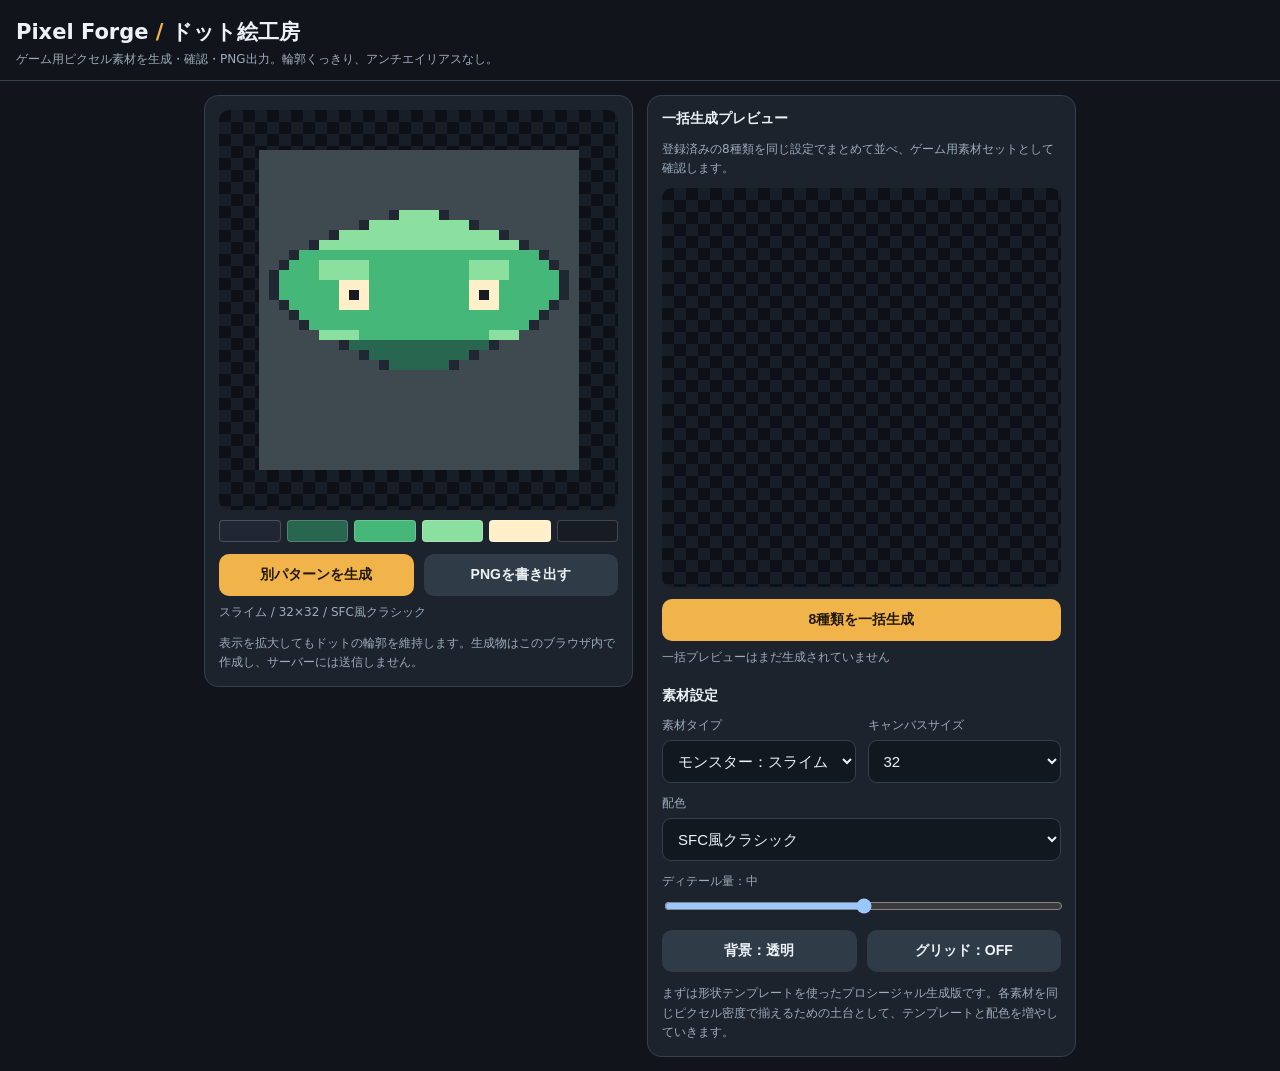
<file: index.html>
<!DOCTYPE html>
<html lang="ja">
<head>
<meta charset="UTF-8">
<meta name="viewport" content="width=device-width,initial-scale=1,maximum-scale=1,user-scalable=no">
<title>Pixel Forge — ドット絵工房</title>
<style>
:root{color-scheme:dark;--bg:#11151b;--panel:#1c232c;--line:#34404d;--text:#edf2f7;--muted:#9eacbb;--accent:#f0b44b}
*{box-sizing:border-box}body{margin:0;background:var(--bg);color:var(--text);font-family:system-ui,-apple-system,sans-serif}header{padding:18px 16px 12px;border-bottom:1px solid var(--line)}h1{font-size:21px;margin:0 0 5px}header p{margin:0;color:var(--muted);font-size:12px}.wrap{max-width:900px;margin:auto;padding:14px;display:grid;gap:14px}.panel{background:var(--panel);border:1px solid var(--line);border-radius:14px;padding:14px}.preview{display:grid;place-items:center;min-height:260px;background-color:#0d1117;background-image:linear-gradient(45deg,#171e27 25%,transparent 25%),linear-gradient(-45deg,#171e27 25%,transparent 25%),linear-gradient(45deg,transparent 75%,#171e27 75%),linear-gradient(-45deg,transparent 75%,#171e27 75%);background-size:24px 24px;background-position:0 0,0 12px,12px -12px,-12px 0;border-radius:10px;overflow:hidden}canvas{width:min(100%,320px);height:auto;image-rendering:pixelated;image-rendering:crisp-edges;max-height:50vh;object-fit:contain}.controls{display:grid;grid-template-columns:1fr 1fr;gap:12px}label{font-size:12px;color:var(--muted);display:block;margin-bottom:6px}select,input[type=range]{width:100%}select{background:#111820;color:var(--text);border:1px solid var(--line);padding:11px;border-radius:9px;font-size:15px}button{border:0;border-radius:10px;padding:12px 10px;font-weight:700;font-size:14px;cursor:pointer;background:#303b48;color:var(--text)}button.primary{background:var(--accent);color:#211707}.actions{display:grid;grid-template-columns:1fr 1fr;gap:10px;margin-top:12px}.full{grid-column:1/-1}.hint{font-size:12px;color:var(--muted);line-height:1.6;margin:12px 0 0}.palette{display:flex;gap:6px;margin-top:10px}.swatch{height:22px;flex:1;border-radius:4px;border:1px solid #ffffff30}.status{font-size:12px;color:var(--muted);margin-top:8px;min-height:18px}.section-title{font-size:14px;font-weight:700;margin:0 0 12px}.tiny{font-size:11px;color:var(--muted)}@media(min-width:700px){.wrap{grid-template-columns:1fr 1fr;align-items:start}.preview-panel{position:sticky;top:12px}.preview{min-height:400px}}
</style>
</head>
<body>
<header><h1>Pixel Forge <span style="color:var(--accent)">/</span> ドット絵工房</h1><p>ゲーム用ピクセル素材を生成・確認・PNG出力。輪郭くっきり、アンチエイリアスなし。</p></header>
<main class="wrap">
<section class="panel preview-panel">
<div class="preview"><canvas id="art" width="32" height="32" aria-label="生成したドット絵"></canvas></div>
<div class="palette" id="palette"></div>
<div class="actions"><button class="primary" id="generate">別パターンを生成</button><button id="download">PNGを書き出す</button></div>
<div class="status" id="status" aria-live="polite">準備完了</div>
<p class="hint">表示を拡大してもドットの輪郭を維持します。生成物はこのブラウザ内で作成し、サーバーには送信しません。</p>
</section>
<section class="panel">
<h2 class="section-title">一括生成プレビュー</h2>
<p class="hint">登録済みの8種類を同じ設定でまとめて並べ、ゲーム用素材セットとして確認します。</p>
<div class="preview" style="min-height:0;padding:10px;margin-top:10px"><canvas id="sheet" width="128" height="128" style="width:100%;max-width:420px;height:auto;image-rendering:pixelated"></canvas></div>
<div class="actions"><button class="primary full" id="batchGenerate">8種類を一括生成</button></div>
<div class="status" id="batchStatus">一括プレビューはまだ生成されていません</div>
<h2 class="section-title" style="margin-top:20px">素材設定</h2>
<div class="controls">
<div><label for="kind">素材タイプ</label><select id="kind"><option value="slime">モンスター：スライム</option><option value="bat">モンスター：コウモリ</option><option value="goblin">モンスター：小鬼</option><option value="sword">武器：剣</option><option value="shield">防具：盾</option><option value="potion">アイテム：薬瓶</option><option value="herb">アイテム：草</option><option value="rock">ダンジョン：岩</option></select></div>
<div><label for="size">キャンバスサイズ</label><select id="size"><option>16</option><option selected>32</option><option>48</option><option>64</option></select></div>
<div class="full"><label for="paletteSelect">配色</label><select id="paletteSelect"><option value="classic">SFC風クラシック</option><option value="forest">森林</option><option value="fire">炎・赤系</option><option value="ice">氷・青系</option><option value="night">暗色ダンジョン</option></select></div>
<div class="full"><label for="detail">ディテール量：<span id="detailValue">中</span></label><input id="detail" type="range" min="1" max="3" value="2"></div>
</div>
<div class="actions"><button id="transparent">背景：透明</button><button id="gridToggle">グリッド：OFF</button></div>
<p class="hint">まずは形状テンプレートを使ったプロシージャル生成版です。各素材を同じピクセル密度で揃えるための土台として、テンプレートと配色を増やしていきます。</p>
</section>
</main>
<script>
const canvas=document.getElementById('art'),ctx=canvas.getContext('2d',{alpha:true});
const palettes={
 classic:{outline:'#202632',shadow:'#28664f',main:'#45b879',light:'#8be0a0',white:'#fff0c9',black:'#171b24',metal:'#aebdca',metalLight:'#edf4f2',red:'#c84c50',brown:'#87583c',gold:'#e6b84d',bg:'#3e4a50'},
 forest:{outline:'#182d28',shadow:'#2e6341',main:'#5a9b52',light:'#b4d77a',white:'#fff1d2',black:'#17251f',metal:'#b7c4a5',metalLight:'#eff2cf',red:'#b85a45',brown:'#72513a',gold:'#d9b65a',bg:'#304a3b'},
 fire:{outline:'#321c28',shadow:'#923d32',main:'#dc6744',light:'#ffbd68',white:'#fff0ca',black:'#241824',metal:'#aab0b8',metalLight:'#f2dfbf',red:'#f04e48',brown:'#784638',gold:'#ffe078',bg:'#61352e'},
 ice:{outline:'#1a2c43',shadow:'#3c6892',main:'#5ba6c9',light:'#b2eaff',white:'#ffffff',black:'#162338',metal:'#93bad9',metalLight:'#e6f8ff',red:'#d36c7e',brown:'#66566b',gold:'#f3d57a',bg:'#304e70'},
 night:{outline:'#171624',shadow:'#41406e',main:'#716cb0',light:'#b8b2ee',white:'#f3edff',black:'#12121d',metal:'#878ba8',metalLight:'#d8d9ef',red:'#a34f70',brown:'#544052',gold:'#c7ad72',bg:'#29283d'}
};
let seed=9,transparent=false,grid=false;
function rng(){seed=(seed*1664525+1013904223)>>>0;return seed/4294967296}
function rect(x,y,w,h,c){ctx.fillStyle=c;ctx.fillRect(Math.round(x),Math.round(y),Math.round(w),Math.round(h))}
function pixel(x,y,c){rect(x,y,1,1,c)}
function draw(){
 const n=+document.getElementById('size').value;canvas.width=n;canvas.height=n;
 const p=palettes[document.getElementById('paletteSelect').value],kind=document.getElementById('kind').value,detail=+document.getElementById('detail').value;
 ctx.clearRect(0,0,n,n);ctx.imageSmoothingEnabled=false;
 const scale=n/32;ctx.save();ctx.scale(scale,scale);
 if(!transparent)rect(0,0,32,32,p.bg);
 const O=p.outline;
 const eye=(x,y)=>{rect(x,y,3,3,p.white);pixel(x+1,y+1,p.black)};
 const line=(x1,y1,x2,y2,c)=>{let dx=Math.abs(x2-x1),dy=Math.abs(y2-y1),sx=x1<x2?1:-1,sy=y1<y2?1:-1,err=dx-dy;while(true){pixel(x1,y1,c);if(x1===x2&&y1===y2)break;const e=2*err;if(e>-dy){err-=dy;x1+=sx}if(e<dx){err+=dx;y1+=sy}}};
 if(kind==='slime'){
  const rows=[[14,4],[11,10],[8,16],[6,20],[4,24],[3,26],[2,28],[2,28],[2,28],[3,26],[4,24],[5,22],[7,18],[9,14],[11,10],[13,6]];
  rows.forEach(([x,w],i)=>{const y=6+i;rect(x-1,y,w+2,1,O);rect(x,y, w,1,y<10?p.light:(y>18?p.shadow:p.main));});
  rect(6,11,5,2,p.light);rect(21,11,4,2,p.light);
  eye(8,13);eye(21,13);
  if(detail>1){rect(6,18,4,1,p.light);rect(23,18,3,1,p.light);rect(13,21,6,1,p.shadow)}
  if(detail>2){pixel(12,10,p.light);pixel(19,10,p.light);pixel(10,19,p.shadow);pixel(21,19,p.shadow)}
 }else if(kind==='bat'){
  // Wing membrane with stepped silhouette, separate body and ears.
  rect(13,10,6,13,O);rect(11,12,10,9,p.shadow);
  rect(8,8,5,3,O);rect(4,7,5,4,O);rect(2,10,10,3,O);rect(3,13,9,5,O);
  rect(19,8,5,3,O);rect(23,7,5,4,O);rect(20,10,10,3,O);rect(20,13,9,5,O);
  rect(4,11,7,5,p.main);rect(21,11,7,5,p.main);
  rect(12,11,8,11,O);rect(13,12,6,9,p.brown);rect(13,9,2,4,O);rect(17,9,2,4,O);
  pixel(14,14,p.red);pixel(18,14,p.red);pixel(14,13,p.white);pixel(18,13,p.white);
  rect(12,21,3,4,O);rect(17,21,3,4,O);pixel(13,25,p.metalLight);pixel(18,25,p.metalLight);
  if(detail>1){line(4,14,10,17,p.shadow);line(21,17,27,14,p.shadow)}
 }else if(kind==='goblin'){
  // Head, pointed ears, tunic and feet share a consistent dark outline.
  rect(10,5,3,5,O);rect(19,5,3,5,O);rect(11,6,2,3,p.main);rect(19,6,2,3,p.main);
  rect(8,9,16,12,O);rect(10,8,12,12,p.main);rect(12,8,8,2,p.light);
  rect(5,11,5,5,O);rect(22,11,5,5,O);rect(6,12,3,3,p.main);rect(23,12,3,3,p.main);
  rect(11,12,4,4,p.white);pixel(13,13,p.black);rect(17,12,4,4,p.white);pixel(19,13,p.black);
  rect(14,16,4,2,O);rect(12,18,8,2,p.brown);pixel(13,18,p.gold);pixel(18,18,p.gold);
  rect(10,21,5,6,O);rect(17,21,5,6,O);rect(8,26,8,3,O);rect(16,26,8,3,O);
  rect(11,22,3,3,p.brown);rect(18,22,3,3,p.brown);
  if(detail>1){rect(9,10,2,2,p.light);rect(21,10,2,2,p.light);rect(13,20,6,1,p.gold)}
 }else if(kind==='sword'){
  // Readable upright short sword: pointed blade, broad crossguard, wrapped grip, pommel.
  rect(14,3,4,1,O);rect(13,4,6,2,O);rect(13,6,6,9,O);rect(12,15,8,2,O);
  rect(15,4,2,10,p.metalLight);rect(14,6,1,8,p.metal);rect(17,6,1,8,p.metal);
  rect(8,16,16,3,O);rect(10,17,12,1,p.gold);rect(12,18,8,2,O);
  rect(13,19,6,7,O);rect(14,20,4,5,p.brown);rect(14,21,4,1,p.gold);rect(14,24,4,1,p.gold);
  rect(11,25,10,4,O);rect(13,26,6,2,p.gold);rect(14,26,4,1,p.metalLight);
  if(detail>2){pixel(15,8,p.white);pixel(16,11,p.white);pixel(12,17,p.metalLight);pixel(19,17,p.metalLight)}
 }else if(kind==='shield'){
  rect(7,4,18,3,O);rect(5,7,22,13,O);rect(7,20,18,4,O);rect(10,24,12,3,O);rect(13,27,6,2,O);
  rect(8,7,16,13,p.brown);rect(10,8,12,12,p.gold);rect(12,9,8,10,p.metal);rect(14,10,4,8,p.metalLight);
  rect(14,13,4,5,p.gold);rect(15,14,2,3,p.red);
  rect(7,9,2,9,O);rect(23,9,2,9,O);
  if(detail>1){pixel(9,8,p.metalLight);pixel(22,8,p.metalLight);pixel(11,21,p.gold);pixel(20,21,p.gold)}
 }else if(kind==='potion'){
  rect(12,3,8,3,O);rect(13,4,6,1,p.gold);rect(11,6,10,3,O);rect(9,9,14,3,O);rect(7,12,18,9,O);rect(9,21,14,3,O);rect(12,24,8,2,O);rect(13,26,6,2,O);rect(14,28,4,1,O);
  rect(10,10,12,11,p.red);rect(8,13,16,6,p.red);rect(11,10,10,3,p.light);rect(9,18,14,3,p.shadow);rect(12,12,2,5,p.white);
  if(detail>1){pixel(18,12,p.light);rect(13,5,6,1,p.metalLight)}
 }else if(kind==='herb'){
  // Stem and layered leaves, with strong outline blocks.
  line(16,10,16,27,O);line(16,12,16,26,p.brown);
  rect(7,5,8,6,O);rect(4,7,9,5,O);rect(7,6,7,4,p.main);rect(5,8,6,2,p.light);
  rect(17,10,8,6,O);rect(20,8,7,5,O);rect(19,11,6,3,p.main);rect(21,9,4,2,p.light);
  rect(8,16,8,5,O);rect(6,18,8,4,O);rect(8,17,6,3,p.main);rect(7,18,4,2,p.light);
  rect(17,19,8,6,O);rect(19,17,7,5,O);rect(18,20,6,3,p.main);rect(20,18,4,2,p.light);
  rect(12,27,8,2,O);
  if(detail>1){pixel(13,14,p.light);pixel(18,14,p.light);pixel(15,23,p.light)}
 }else if(kind==='rock'){
  const rockRows=[[11,10],[7,18],[5,22],[3,26],[3,26],[2,28],[3,26],[4,24],[5,22],[7,18],[9,14],[11,10]];
  rockRows.forEach(([x,w],i)=>{const y=7+i;rect(x-1,y,w+2,1,O);rect(x,y,w,1,i<3?p.metal:i>8?p.shadow:p.bg)});
  rect(8,9,9,3,p.metal);rect(6,13,8,5,p.metal);rect(17,12,8,4,p.shadow);rect(11,19,11,3,p.shadow);
  if(detail>1){rect(9,10,3,1,p.metalLight);pixel(8,15,p.metalLight);pixel(21,14,O);pixel(14,20,O)}
  if(detail>2){pixel(18,17,p.metalLight);pixel(12,22,p.metal)}
 }
 if(grid){ctx.strokeStyle='#ffffff35';ctx.lineWidth=.035;for(let i=0;i<=32;i++){ctx.beginPath();ctx.moveTo(i,0);ctx.lineTo(i,32);ctx.stroke();ctx.beginPath();ctx.moveTo(0,i);ctx.lineTo(32,i);ctx.stroke()}}
 ctx.restore();
 document.getElementById('status').textContent=kindLabel(kind)+' / '+n+'×'+n+' / '+document.getElementById('paletteSelect').selectedOptions[0].text;
 document.getElementById('palette').innerHTML=Object.values(p).slice(0,6).map(c=>'<span class="swatch" style="background:'+c+'"></span>').join('');
}
function kindLabel(k){return ({slime:'スライム',bat:'コウモリ',goblin:'小鬼',sword:'剣',shield:'盾',potion:'薬瓶',herb:'草',rock:'岩'})[k]}
const batchKinds=['slime','bat','goblin','sword','shield','potion','herb','rock'];
document.getElementById('batchGenerate').onclick=()=>{
 const select=document.getElementById('kind'),original=select.value;
 const sheet=document.getElementById('sheet'),sc=sheet.getContext('2d');
 const n=+document.getElementById('size').value,cell=Math.max(32,n);
 sheet.width=cell*4;sheet.height=cell*2;sc.clearRect(0,0,sheet.width,sheet.height);sc.imageSmoothingEnabled=false;
 batchKinds.forEach((kind,i)=>{
  select.value=kind;draw();
  sc.drawImage(canvas,(i%4)*cell,Math.floor(i/4)*cell,cell,cell);
 });
 select.value=original;draw();
 document.getElementById('batchStatus').textContent='8種類を生成しました。並び順：スライム、コウモリ、小鬼、剣、盾、薬瓶、草、岩。設定を変えて再生成できます。';
};
document.getElementById('generate').onclick=()=>{seed++;draw()};
document.getElementById('download').onclick=()=>{
 const name=document.getElementById('kind').value+'_'+canvas.width+'.png';
 try{
  // iOS Safari often ignores the download attribute. Open the generated PNG directly there.
  const isIOS=/iPad|iPhone|iPod/.test(navigator.userAgent)||(navigator.platform==='MacIntel'&&navigator.maxTouchPoints>1);
  if(isIOS){
   const url=canvas.toDataURL('image/png');
   const tab=window.open('','_blank');
   if(tab){
    tab.document.open();
    tab.document.write('<!doctype html><html lang="ja"><head><meta name="viewport" content="width=device-width,initial-scale=1"><title>PNG保存</title><style>body{margin:0;padding:16px;background:#20242b;color:#fff;font-family:system-ui;text-align:center}img{display:block;image-rendering:pixelated;image-rendering:crisp-edges;width:min(90vw,512px);height:auto;margin:24px auto;background-color:#fff;background-image:linear-gradient(45deg,#ddd 25%,transparent 25%),linear-gradient(-45deg,#ddd 25%,transparent 25%),linear-gradient(45deg,transparent 75%,#ddd 75%),linear-gradient(-45deg,transparent 75%,#ddd 75%);background-size:16px 16px;background-position:0 0,0 8px,8px -8px,-8px 0}p{font-size:14px;line-height:1.6}</style></head><body><p>画像を長押しして「写真に保存」または「ファイルに保存」を選んでください。</p><img id="png" alt="生成したPNG"><p>'+name+'</p></body></html>');
    tab.document.close();
    tab.document.getElementById('png').src=url;
    document.getElementById('status').textContent='保存用の画像ページを開きました。画像を長押しして保存してください。';
   }else{document.getElementById('status').textContent='ポップアップがブロックされました。Safariのポップアップ設定を確認してください。';}
   return;
  }
  canvas.toBlob(blob=>{
   if(!blob){document.getElementById('status').textContent='PNGの生成に失敗しました。もう一度お試しください。';return;}
   const url=URL.createObjectURL(blob),a=document.createElement('a');
   a.href=url;a.download=name;document.body.appendChild(a);a.click();a.remove();
   setTimeout(()=>URL.revokeObjectURL(url),1500);
   document.getElementById('status').textContent='PNGを書き出しました：'+name;
  },'image/png');
 }catch(err){document.getElementById('status').textContent='書き出しエラー：'+err.message;}
};
document.getElementById('transparent').onclick=e=>{transparent=!transparent;e.target.textContent='背景：'+(transparent?'透明':'表示');draw()};
document.getElementById('gridToggle').onclick=e=>{grid=!grid;e.target.textContent='グリッド：'+(grid?'ON':'OFF');draw()};
['kind','size','paletteSelect','detail'].forEach(id=>document.getElementById(id).addEventListener('input',()=>{document.getElementById('detailValue').textContent=['少','中','多'][+document.getElementById('detail').value-1];draw()}));
draw();
</script>
</body>
</html>
</file>
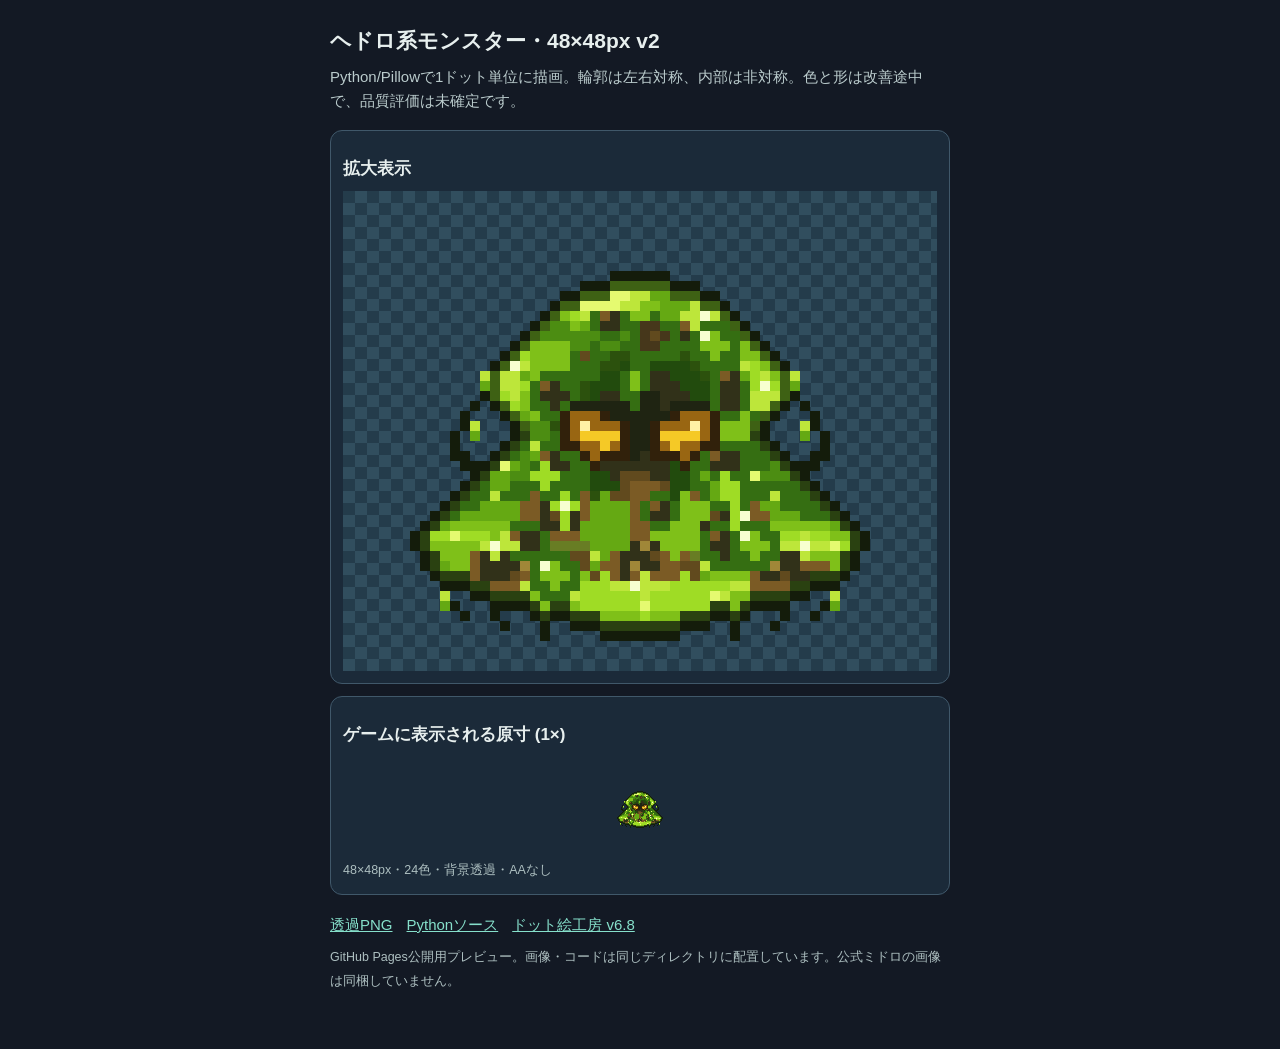
<file: assets/monsters/hedoro_v2/index.html>
<!doctype html>
<html lang="ja"><head><meta charset="utf-8">
<meta name="viewport" content="width=device-width, initial-scale=1, viewport-fit=cover">
<meta name="theme-color" content="#131924">
<title>ヘドロ系モンスター 48×48px v2 | ドット絵工房</title>
<style>
:root{color-scheme:dark}*{box-sizing:border-box}
body{margin:0;background:#131924;color:#e7efee;font:15px/1.65 -apple-system,BlinkMacSystemFont,"Hiragino Kaku Gothic ProN",sans-serif;padding:18px 12px 40px}
main{max-width:620px;margin:0 auto}h1{font-size:21px;margin:6px 0}h2{font-size:17px;margin:12px 0 8px}
p{color:#bacbcc;margin:6px 0 16px}.box{border:1px solid #40586a;background:#1b2a39;border-radius:12px;padding:12px;margin-top:12px}
.zoom-background{background-color:#243c4b;background-image:linear-gradient(45deg,#314e5e 25%,transparent 25%,transparent 75%,#314e5e 75%),linear-gradient(45deg,#314e5e 25%,transparent 25%,transparent 75%,#314e5e 75%);background-position:0 0,12px 12px;background-size:24px 24px}
.zoom{width:100%;max-width:480px;aspect-ratio:1;height:auto;display:block;margin:0 auto;image-rendering:pixelated;object-fit:contain}
.native{width:48px;height:48px;image-rendering:pixelated;display:block;margin:12px auto}
.native-box{display:flex;flex-direction:column;align-items:center;justify-content:center;min-height:100px}
a{color:#86e0cb}nav{display:flex;flex-wrap:wrap;gap:14px;margin-top:18px}small{color:#adbfc0}
</style></head><body><main>
<h1>ヘドロ系モンスター・48×48px v2</h1>
<p>Python/Pillowで1ドット単位に描画。輪郭は左右対称、内部は非対称。色と形は改善途中で、品質評価は未確定です。</p>
<section class="box"><h2>拡大表示</h2><div class="zoom-background"><img class="zoom" src="hedoro_puddle_48_v2.png" width="48" height="48" alt="ヘドロモンスターの48×48pxドット絵を拡大表示"></div></section>
<section class="box"><h2>ゲームに表示される原寸 (1×)</h2><div class="native-box"><img class="native" src="hedoro_puddle_48_v2.png" width="48" height="48" alt="ヘドロモンスターの原寸48×48px"></div><small>48×48px・24色・背景透過・AAなし</small></section>
<nav><a href="hedoro_puddle_48_v2.png" download>透過PNG</a><a href="hedoro_puddle_48_v2.py">Pythonソース</a><a href="../../../shiren_sfc_reference_viewer.html">ドット絵工房 v6.8</a></nav>
<p><small>GitHub Pages公開用プレビュー。画像・コードは同じディレクトリに配置しています。公式ミドロの画像は同梱していません。</small></p>
</main></body></html>
</file>
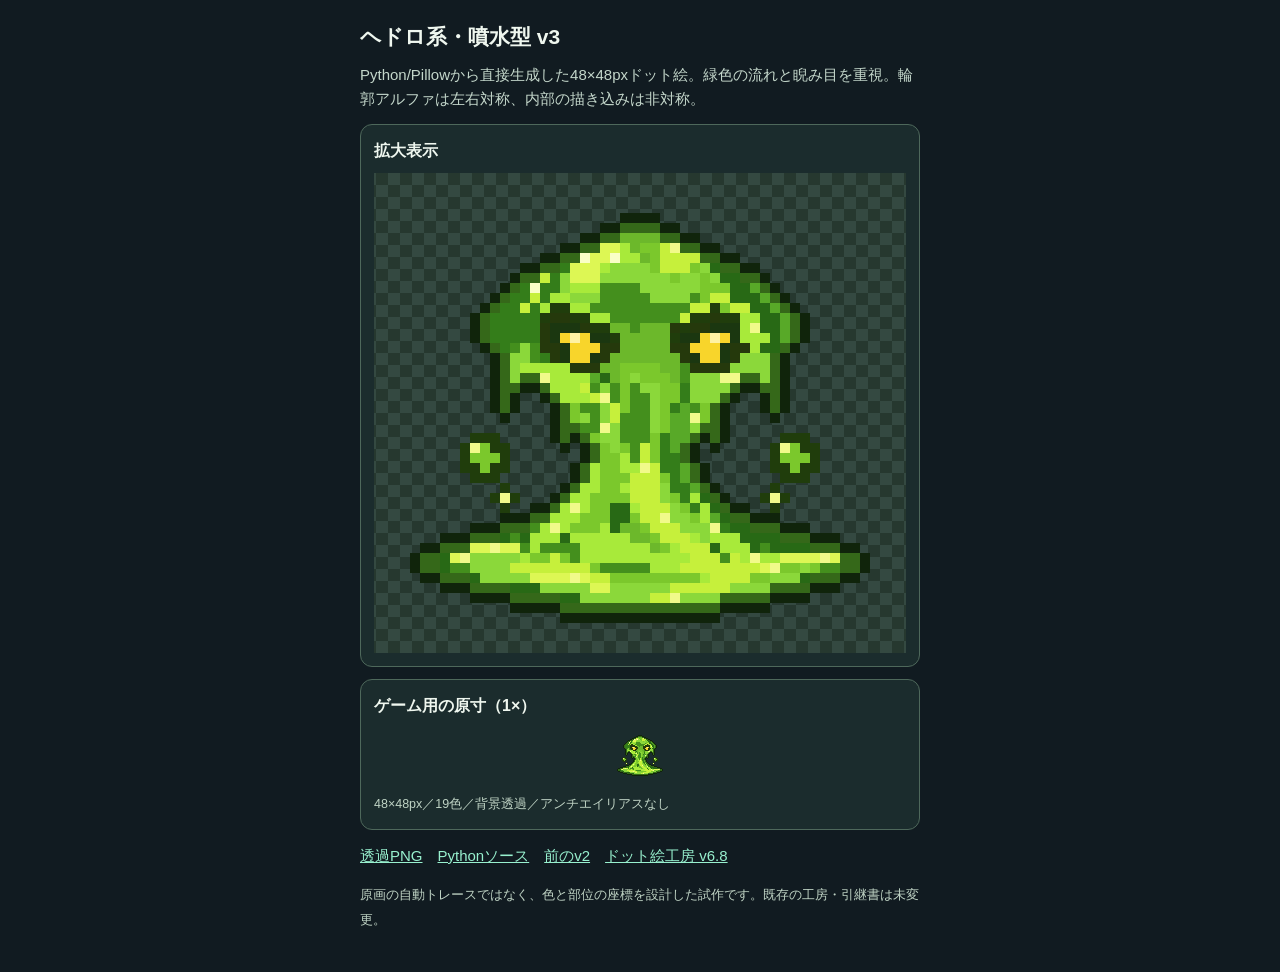
<file: assets/monsters/hedoro_v3/index.html>
<!doctype html>
<html lang="ja"><head><meta charset="utf-8">
<meta name="viewport" content="width=device-width, initial-scale=1, viewport-fit=cover">
<meta name="theme-color" content="#111b21">
<title>ヘドロ系48×48px v3 | ドット絵工房</title>
<style>
:root{color-scheme:dark}*{box-sizing:border-box}
body{margin:0;padding:16px 12px 40px;color:#eff7ef;background:#111b21;font:15px/1.65 -apple-system,BlinkMacSystemFont,"Hiragino Kaku Gothic ProN",sans-serif}
main{max-width:560px;margin:auto}h1{font-size:21px;margin:4px 0 8px}h2{font-size:16px;margin:0 0 8px}p{margin:4px 0 12px;color:#c4d7cb}
section{margin:12px 0;border:1px solid #4e685b;border-radius:12px;padding:13px;background:#1b2c2d}
.checker{background:repeating-conic-gradient(#344941 0% 25%,#26382f 0% 50%) 50%/24px 24px;display:grid;place-items:center;min-height:230px}
.zoom{display:block;width:min(100%,480px);height:auto;aspect-ratio:1;image-rendering:pixelated}
.native{display:block;margin:12px auto;width:48px;height:48px;image-rendering:pixelated}
a{color:#98f1cf}nav{display:flex;flex-wrap:wrap;gap:15px;margin:14px 0}small{color:#bfd3c4}
</style></head><body><main>
<h1>ヘドロ系・噴水型 v3</h1>
<p>Python/Pillowから直接生成した48×48pxドット絵。緑色の流れと睨み目を重視。輪郭アルファは左右対称、内部の描き込みは非対称。</p>
<section><h2>拡大表示</h2><div class="checker"><img class="zoom" src="midoro_fountain_48_v3.png" width="48" height="48" alt="ヘドロ系ドット絵の拡大表示"></div></section>
<section><h2>ゲーム用の原寸（1×）</h2><img class="native" src="midoro_fountain_48_v3.png" width="48" height="48" alt="48×48pxの原寸PNG"><small>48×48px／19色／背景透過／アンチエイリアスなし</small></section>
<nav><a href="midoro_fountain_48_v3.png" download>透過PNG</a><a href="midoro_fountain_48_v3.py">Pythonソース</a><a href="../hedoro_v2/">前のv2</a><a href="../../../shiren_sfc_reference_viewer.html">ドット絵工房 v6.8</a></nav>
<small>原画の自動トレースではなく、色と部位の座標を設計した試作です。既存の工房・引継書は未変更。</small>
</main></body></html>
</file>
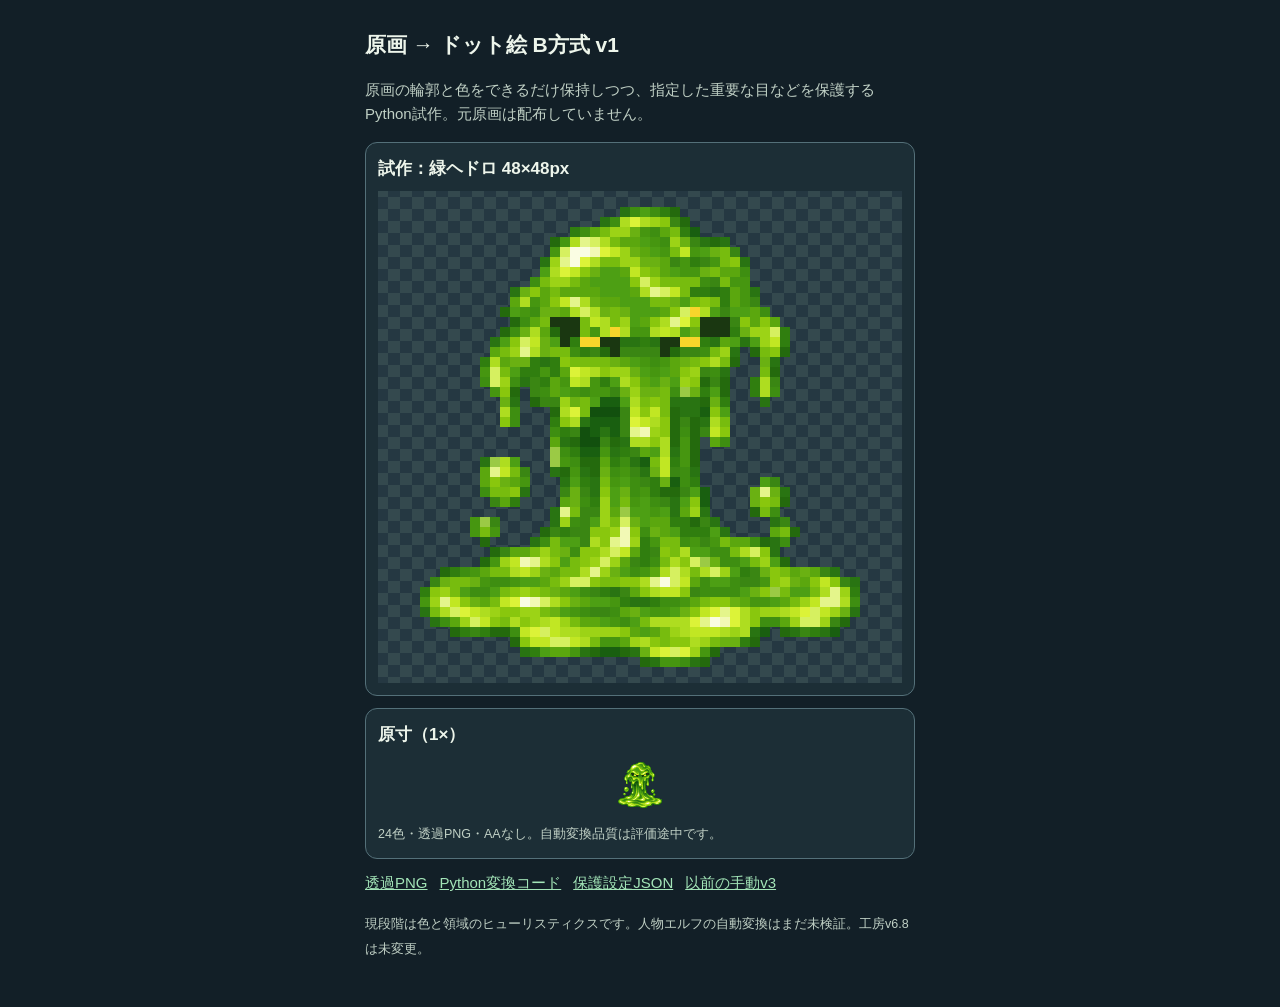
<file: assets/tools/pixelizer_b_v1/index.html>
<!doctype html><html lang="ja"><head><meta charset="utf-8">
<meta name="viewport" content="width=device-width,initial-scale=1,viewport-fit=cover">
<meta name="theme-color" content="#121f27"><title>原画からドット絵 B方式 v1</title>
<style>:root{color-scheme:dark}*{box-sizing:border-box}body{margin:0;background:#121f27;color:#edf5eb;font:15px/1.65 -apple-system,BlinkMacSystemFont,"Hiragino Kaku Gothic ProN",sans-serif;padding:14px 12px 32px}
main{max-width:550px;margin:auto}h1{font-size:21px}h2{font-size:17px;margin:0 0 8px}
section{padding:12px;border:1px solid #547079;border-radius:12px;margin:12px 0;background:#1c2e36}
.pic{background:repeating-conic-gradient(#34494e 0 25%,#253842 0 50%) 50%/24px 24px;display:grid;place-items:center;padding:6px}
.large{width:100%;max-width:480px;height:auto;image-rendering:pixelated;aspect-ratio:1}.native{width:48px;height:48px;image-rendering:pixelated;display:block;margin:12px auto}
a{color:#a3e5b8}p,small{color:#c0d0c5}nav{display:flex;flex-wrap:wrap;gap:12px}</style></head>
<body><main><h1>原画 → ドット絵 B方式 v1</h1>
<p>原画の輪郭と色をできるだけ保持しつつ、指定した重要な目などを保護するPython試作。元原画は配布していません。</p>
<section><h2>試作：緑ヘドロ 48×48px</h2><div class="pic"><img class="large" src="B_hedoro_48.png" width="48" height="48" alt="ヘドロのB方式48px拡大ドット絵"></div></section>
<section><h2>原寸（1×）</h2><img class="native" src="B_hedoro_48.png" width="48" height="48" alt="48×48px原寸のドット絵"><small>24色・透過PNG・AAなし。自動変換品質は評価途中です。</small></section>
<nav><a href="B_hedoro_48.png" download>透過PNG</a><a href="pixelize_b_v1.py">Python変換コード</a><a href="pixelize_b_v1_config.json">保護設定JSON</a><a href="../../monsters/hedoro_v3/">以前の手動v3</a></nav>
<p><small>現段階は色と領域のヒューリスティクスです。人物エルフの自動変換はまだ未検証。工房v6.8は未変更。</small></p>
</main></body></html>
</file>
